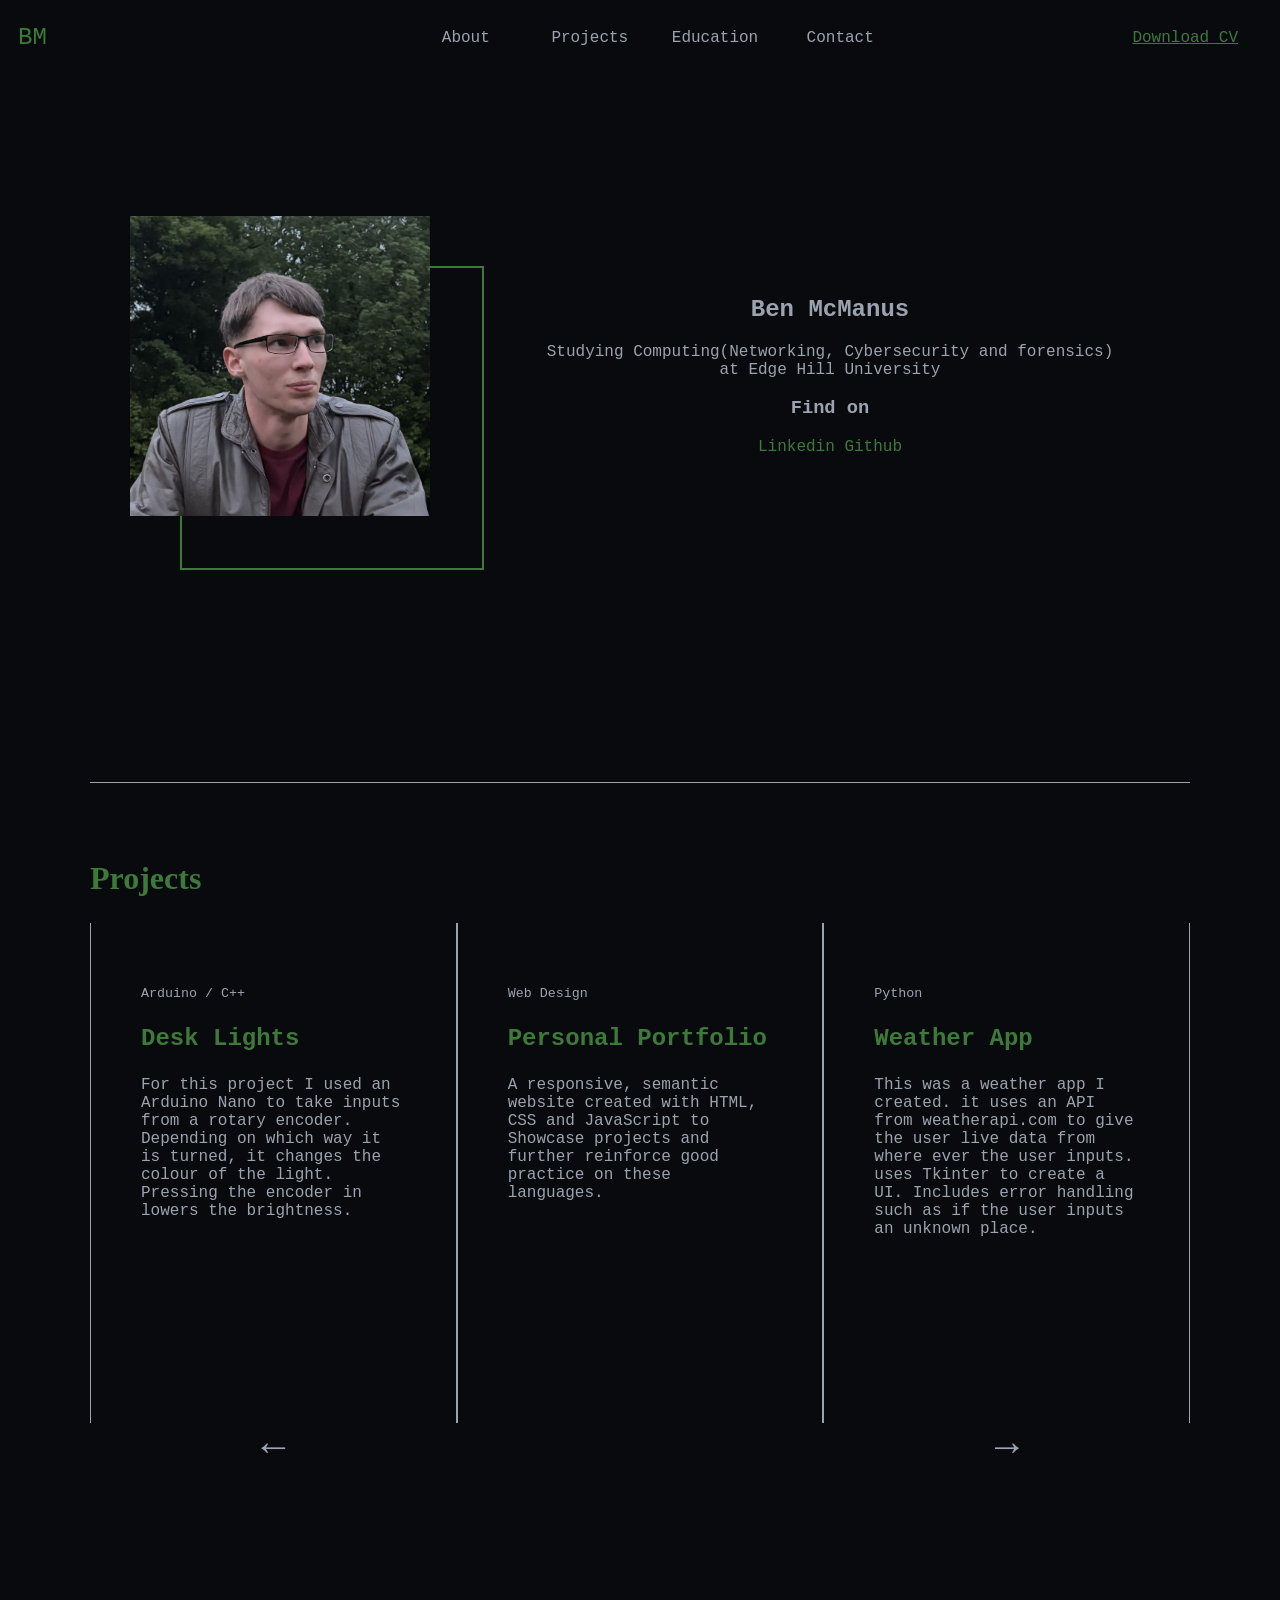
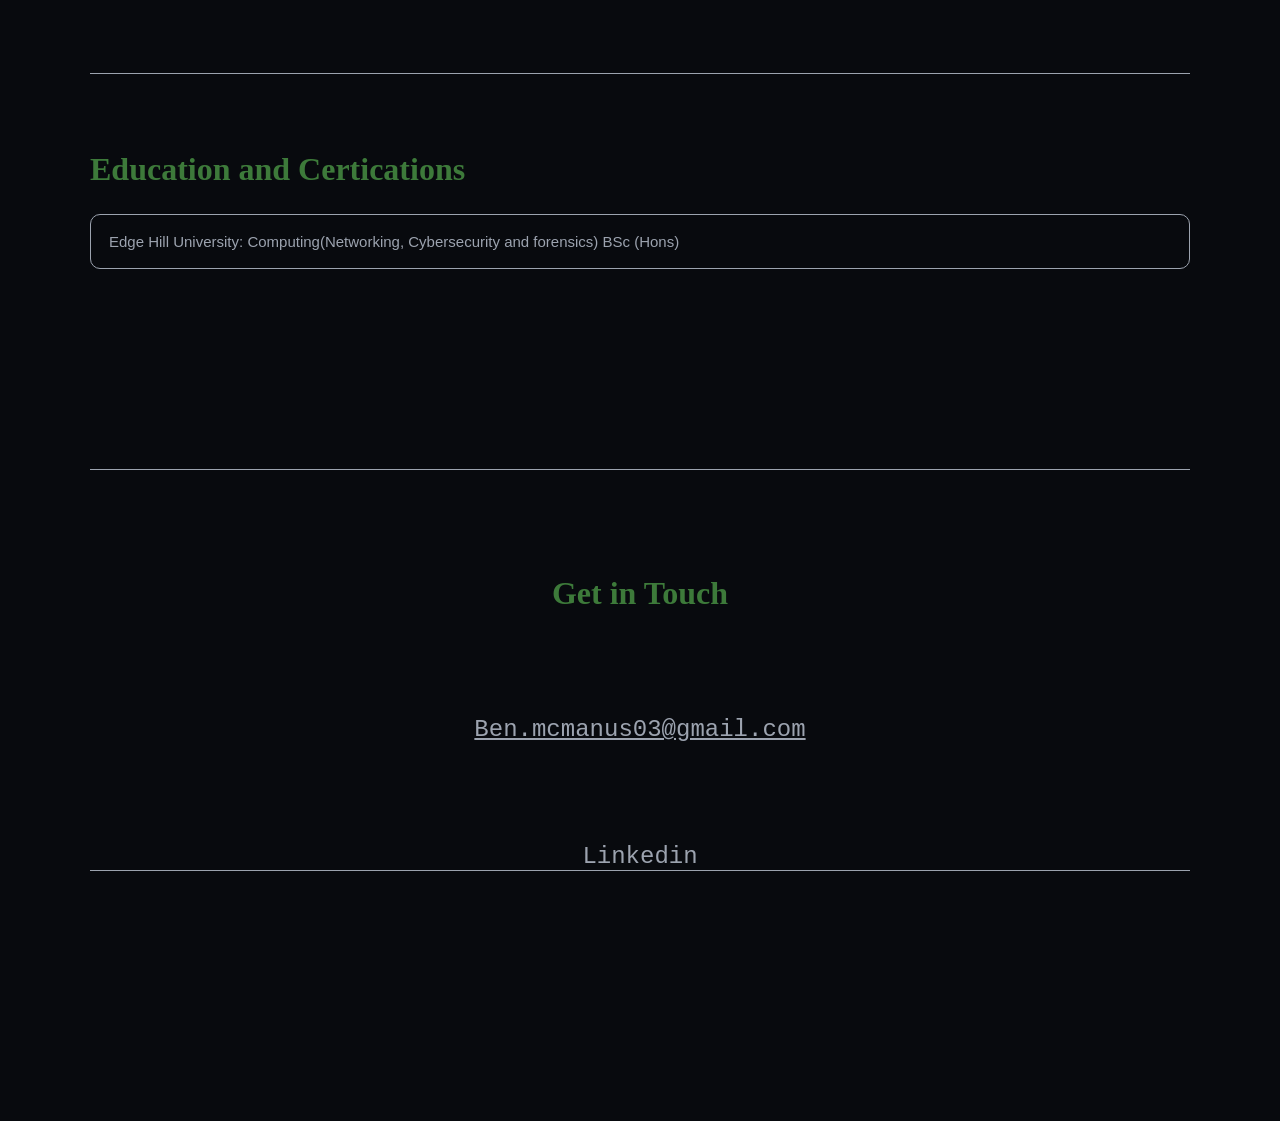
<file: index.html>
<!DOCTYPE html>
<html lang="en">
<head>
    <meta charset="UTF-8">
    <meta name="viewport" content="width=device-width, initial-scale=1.0">
    <meta name="description" content="Ben McManus Portfolio">
    <link rel="stylesheet" href="style.css">
    <title>Ben McManus - Portfolio</title>
    <script src="script.js"></script>
</head>
<body>
    <header>
        <nav class="navigation">
            <p class="left_corner">BM</p>
            <a href="#about"  class="nav_link">About</a>
            <a href="#projects" class="nav_link">Projects</a>
            <a href="#education" class="nav_link">Education</a>
            <a href="#contact" class="nav_link">Contact</a>
            <a href="cv.pdf" download="Ben_McManus_CV.pdf" class="download_cv">Download CV</a>
        </nav>
        <section class="intro" id="about">
            <figure class="profile_picture">
                <img src="picture.jpeg" alt="profile picture" height="300" width="300">
            </figure>
            <div class="info_box">
                <h1>Ben McManus</h1>
                <p>Studying Computing(Networking, Cybersecurity and forensics)<br>at Edge Hill University</p>
                <section>
                    <h3>Find on</h3>
                    <a href="https://uk.linkedin.com/in/benjaminjamesmcmanus?trk=people-guest_people_search-card" class="links" target="_blank">Linkedin</a>
                    <a href="https://github.com/BenMcManus72" class="links" target="_blank">Github</a>
                </section>
            </div>
        </section>

    </header>
    <main>
        <section id="projects">
            <h2 class="section_heading">Projects</h2>
            <div class="display_view">
                <div class="project_wrap">
                    <a class="project_link" href="https://github.com/BenMcManus72/Desk-Lights" aria-label="desk lights">
                        <article class="project">
                            <p class="project_type">Arduino / C++</p>
                            <h3 class="project_title">Desk Lights</h3>
                            <p>For this project I used an Arduino Nano to take inputs from a rotary encoder. Depending on which way it is turned, it changes the colour of the light. Pressing the encoder in lowers the brightness.</p>
                        </article>
                    </a>
                    <a class="project_link" href="https://github.com/BenMcManus72/Personal-Portfolio" aria-label="personal portfolio project">
                        <article class="project">
                            <p class="project_type">Web Design</p>
                            <h3 class="project_title">Personal Portfolio</h3>
                            <p>A responsive, semantic website created with HTML, CSS and JavaScript to Showcase projects and further reinforce good practice on these languages.</p>
                        </article>
                    </a>
                    <a class="project_link" href="https://github.com/BenMcManus72/Python-Weather-App" aria-label="weather app">
                        <article class="project">
                            <p class="project_type">Python</p>
                            <h3 class="project_title">Weather App</h3>
                            <p>This was a weather app I created. it uses an API from weatherapi.com to give the user live data from where ever the user inputs. uses Tkinter to create a UI. Includes error handling such as if the user inputs an unknown place.</p>
                        </article>
                    </a>
                    <a class="project_link" href="https://github.com/BenMcManus72/cis1703-cw2-groupwork" aria-label="smark stock group work">
                        <article class="project">
                            <p class="project_type">Python</p>
                            <h3 class="project_title">Smart Stock Aplication</h3>
                            <p>For this project I lead a group of 4 other people to build a feature packed stock tracker as our final project for our Programming 2 module. this included adding a UI using TKinter, as well as the introduction of subclasses to store data. This was undertaken in semester 2 of the first year of my course.</p>
                        </article>
                    </a>
                    <a class="project_link" href="https://github.com/BenMcManus72/Web-Design-and-Development-CW" aria-label="web design module final project">
                    <article class="project">
                        <p class="project_type">Web Design</p>
                        <h3 class="project_title">Web Design Final Project</h3>
                        <p>For my final project I was given a mock website that I had to recreate as close as possible. The module focused heavily on accessibility, with a little bit of JavaScript on the product page. This was undertaken in the first semester of the first year of my course.</p>
                    </article>
                    </a>
                </div>
            </div>
            <div class="buttons_container">
                <div class="button_shell">
                    <button class="display_buttons">&#8592;</button>
                </div>
                <div class="button_space"></div>
                 <div class="button_shell">
                    <button class="display_buttons">&#8594;</button>
                </div>
            </div>
        </section>
        <section  id="education">
            <h2 class="section_heading">Education and Certications</h2>
            <button class="collapsible_button">Edge Hill University: Computing(Networking, Cybersecurity and forensics) BSc (Hons)</button>
            <div class="content">
                <h3>Year 1</h3>
                    <h4>Semester 1</h4>
                    <ul>
                        <li class="study_list">Foundations of Computer Science</li>
                        <li class="study_list">Accessible Web Design and Development</li>
                        <li class="study_list">Programming 1 (Python)</li>
                    </ul>
                    <h4>Semester 2</h4>
                    <ul>
                        <li class="study_list">Proffesional Practice 1</li>
                        <li class="study_list">Computer Systems Architecture and Networks</li>
                        <li class="study_list">Programming 2 (Python)</li>
                    </ul>
                <p>Starting September 2026:</p>
                <h3>Year 2</h3>
                    <h4>Semester 1</h4>
                    <ul>
                        <li class="study_list">Database Systems</li>
                        <li class="study_list">Computer Networks</li>
                        <li class="study_list">Security Fundamentals</li>
                    </ul>
                    <h4>Semester 2 (taken at Dankook University in Korea)</h4>
                    <ul>
                        <li class="study_list">Networking</li>
                        <li class="study_list">Employment and Startup Career</li>
                        <li class="study_list">Introduction to Information Security</li>
                    </ul>
                <h3>Year 3</h3>
                    <h4>Semester 1</h4>
                    <ul>
                        <li class="study_list">Forensic Computing</li>
                        <li class="study_list">Biometrics Security and Identity</li>
                    </ul>
                    <h4>Semester 2</h4>
                    <ul>
                        <li class="study_list">Ethical Hacking</li>
                        <li class="study_list">Network Security</li>
                    </ul>
            </div>
        </section>
        <section id="contact">
            <h2 class="section_heading" id="get_in_touch">Get in Touch</h2>
            <div class="contact_box"><a href="mailto:ben.mcmanus03@gmail.com" class="email">Ben.mcmanus03@gmail.com</a>
            <a href="https://uk.linkedin.com/in/benjaminjamesmcmanus?trk=people-guest_people_search-card" class="linkedin_bottom" target="_blank">Linkedin</a>
            </div>
        </section>
    </main>
</body>
</html>
</file>
<file: style.css>
:root{
    --standout: #3D7A3A;
    --background: #080a0e;
    --heading_size: 24pt;
    --page_margin: 1100px;
    --bottom_margin: 250px;
    --border_settings: solid 1px;
}
body{
    background-color: var(--background);
    color: #9ca3af;
    font-family: 'DM Mono', 'Courier New', monospace;
}
html{
    scroll-behavior: smooth;
}
 main{
    max-width: var(--page_margin);
    margin: 0 auto;
}
section{
    scroll-margin-top: 150px;
}
/*---navigation bar---*/
.navigation{
    display: flex;
    flex-direction: row;
    justify-content: center;
    position: relative;
    height: 75px;
    margin-bottom: var(--bottom_margin);
    position: fixed;
    top: 0;
    width: 100%;
    background-color: var(--background);
    z-index: 100;
}
.left_corner{
    left: 0;
    align-self: center;
    margin-left: 10px;
    flex: 4;
    color: var(--standout);
    margin-right: 50px;
    font-size: 18pt;
    
}
.nav_link{
    display: flex;
    align-items: center;
    padding: 20px;
    flex: 1;
    text-decoration: none;
    color: inherit;
    justify-content: center;
    border-radius: 10px;
    transition: 0.3s;
}
.nav_link:hover{
    background-color: var(--standout);
}
.nav_link.active{
    background-color: var(--standout);
}
.download_cv{
    right: 0;
     align-self: center;
     margin-right: 10px;
     flex: 4;
     text-align: right;
     color: var(--standout);
     margin-right: 50px;
      transition: 0.3s;
}
.download_cv:hover{
    color: #9ca3af;
}
/*--- Navigation bar end ---*/


/*--- Intro start ---*/
.intro{
    display: flex;
    max-width: var(--page_margin);
    margin: auto;
    margin-top: 200px;
    margin-bottom: var(--bottom_margin);
    flex-wrap: wrap;
}
.picture_wrap{
    flex: 1;
}


.profile_picture{
    height: 300px;
    width: 300px;
    position: relative;
    z-index: 0;
}
.profile_picture::after{
    content: "";
    position: absolute;
    top: 50px;
    left: 50px;
    height: 10px;
    width: 10px;
    border: solid var(--standout) 2px;
    height: 100%;
    width: 100%;
    z-index: -1;
}


.info_box{
    align-content: center;
    text-align: center;
    flex: 2;

}
.links{
    text-decoration: none;
    color: var(--standout);
     transition: 0.3s;
}
.links:hover{
    color: #9ca3af;
}
/*--- intro end ---*/
/*--- projects start ---*/
#projects, #education{
    margin-bottom: 200px;
    border-top: var(--border_settings);
    padding-top: 50px;
}
.display_view{
    overflow: hidden;
    width: 100%;
}
.project_wrap{
    min-height: 100px;
    display: flex;
    flex-direction: row;
    transition: transform 0.4s ease;
}
.project_link{
    min-width: calc(100% / 3);
    box-sizing: border-box;
    display: block;
    text-decoration: none;
    color: inherit;
}
.project{
    min-height: 400px;
    padding: 50px;
    border-right: var(--border_settings);
}
.project:hover{
    background-color: rgba(255,255,255,0.01);
}
.project:first-child{
    border-left: var(--border_settings);
}
.project a{
    text-decoration: none;
    color: inherit;
}

.project_type{
    font-size: 10pt;
}
.project_title{
    color: var(--standout);
    font-size: 18pt;
}
.buttons_container{
    display: flex;
}
.button_shell, .button_space{
    min-width: calc(100% / 3);
    box-sizing: border-box;
}
.button_space{
    height: 50px;
}
.button_shell{
    padding-left: 50px;
    padding-right: 50px;
}
.display_buttons{
    border: none;
    transition: 0.3s;
    background-color: var(--background);
    color: #9ca3af;
    border-radius: 10px;
    font-size: 30pt;
    cursor: pointer;
    width: 100%;
    text-align: center;
}
.display_buttons:hover{
    background-color: var(--standout);
}
.section_heading{
    color: var(--standout);
    font-size: var(--heading_size);
    font-family: 'Cormorant Garamond', Georgia, serif;
}
/*--- projects end ---*/
/*--- start of the education block ---*/
.collapsible_button{
    color: #9ca3af;
    cursor: pointer;
    padding: 18px;
    width: 100%;
    border: var(--border_settings);
    text-align: left;
    outline: none;
    border-radius: 10px;
    font-size: 15px;
    background-color: var(--background);
}
.collapsible_button:hover{
    background-color: rgba(255,255,255,0.01);;
}

.content{
    max-height: 0;
    transition: max-height 0.2s ease-out;
    overflow: hidden;
}
.study_list{
    list-style-type: none;
}
/*--- end of the education block ---*/
/*--- start of the content block ---*/
#contact{
    height: 400px;
    display: flex;
    flex-direction: column;
    align-items: center;
    margin-bottom: 250px;
    border-top: var(--border_settings);
    border-bottom: var(--border_settings);
    border-color: #9ca3af;
}
#get_in_touch{
    margin: 0;
    flex: 1;
    display: flex;
    align-items: center;
}
.contact_box{
    display: flex;
    flex-direction: column;
}
.email{
    font-size: 18pt;
    flex: 4;
    display: flex;
    align-items: center;
    text-decoration: none;
    color: #9ca3af;
    transition: 0.3s;
    margin-bottom: 100px;
    text-decoration: underline;
}
.email:hover{
    color: var(--standout);
    text-shadow: 0 0 10px var(--standout), 0 0 20px var(--standout);
}
.linkedin_bottom{
    font-size: 18pt;
    flex: 4;
    display: flex;
    align-self: center;
    text-decoration: none;
    color: #9ca3af;
    transition: 0.3s;
}
.linkedin_bottom:hover{
    color: var(--standout);
}
/*--- end of the content block ---*/

@media (max-width: 1024px){
    .project_link{
        min-width: 50%;
    }
    .profile_picture::after{
        left: 25px;
        top: 25px;
    }
}
@media (max-width: 600px) {

    .navigation{
        height: auto;
        flex-wrap: wrap;
    }
    .left_corner{
        flex: 1;
        margin-right: 10px;
    }
    .nav_link{
        flex: 1 0 auto;
    }
    .download_cv{
        flex: 1;
    }

    .profile_picture::after{
        left: 10px;
        top: 10px;
    }

    .project_link{
        min-width: 100%;
    }
    .info_box{
        padding-top: 60px;
    }
    .button_shell{
        padding-left: 20px;
        padding-right: 20px;
}

}
</file>
